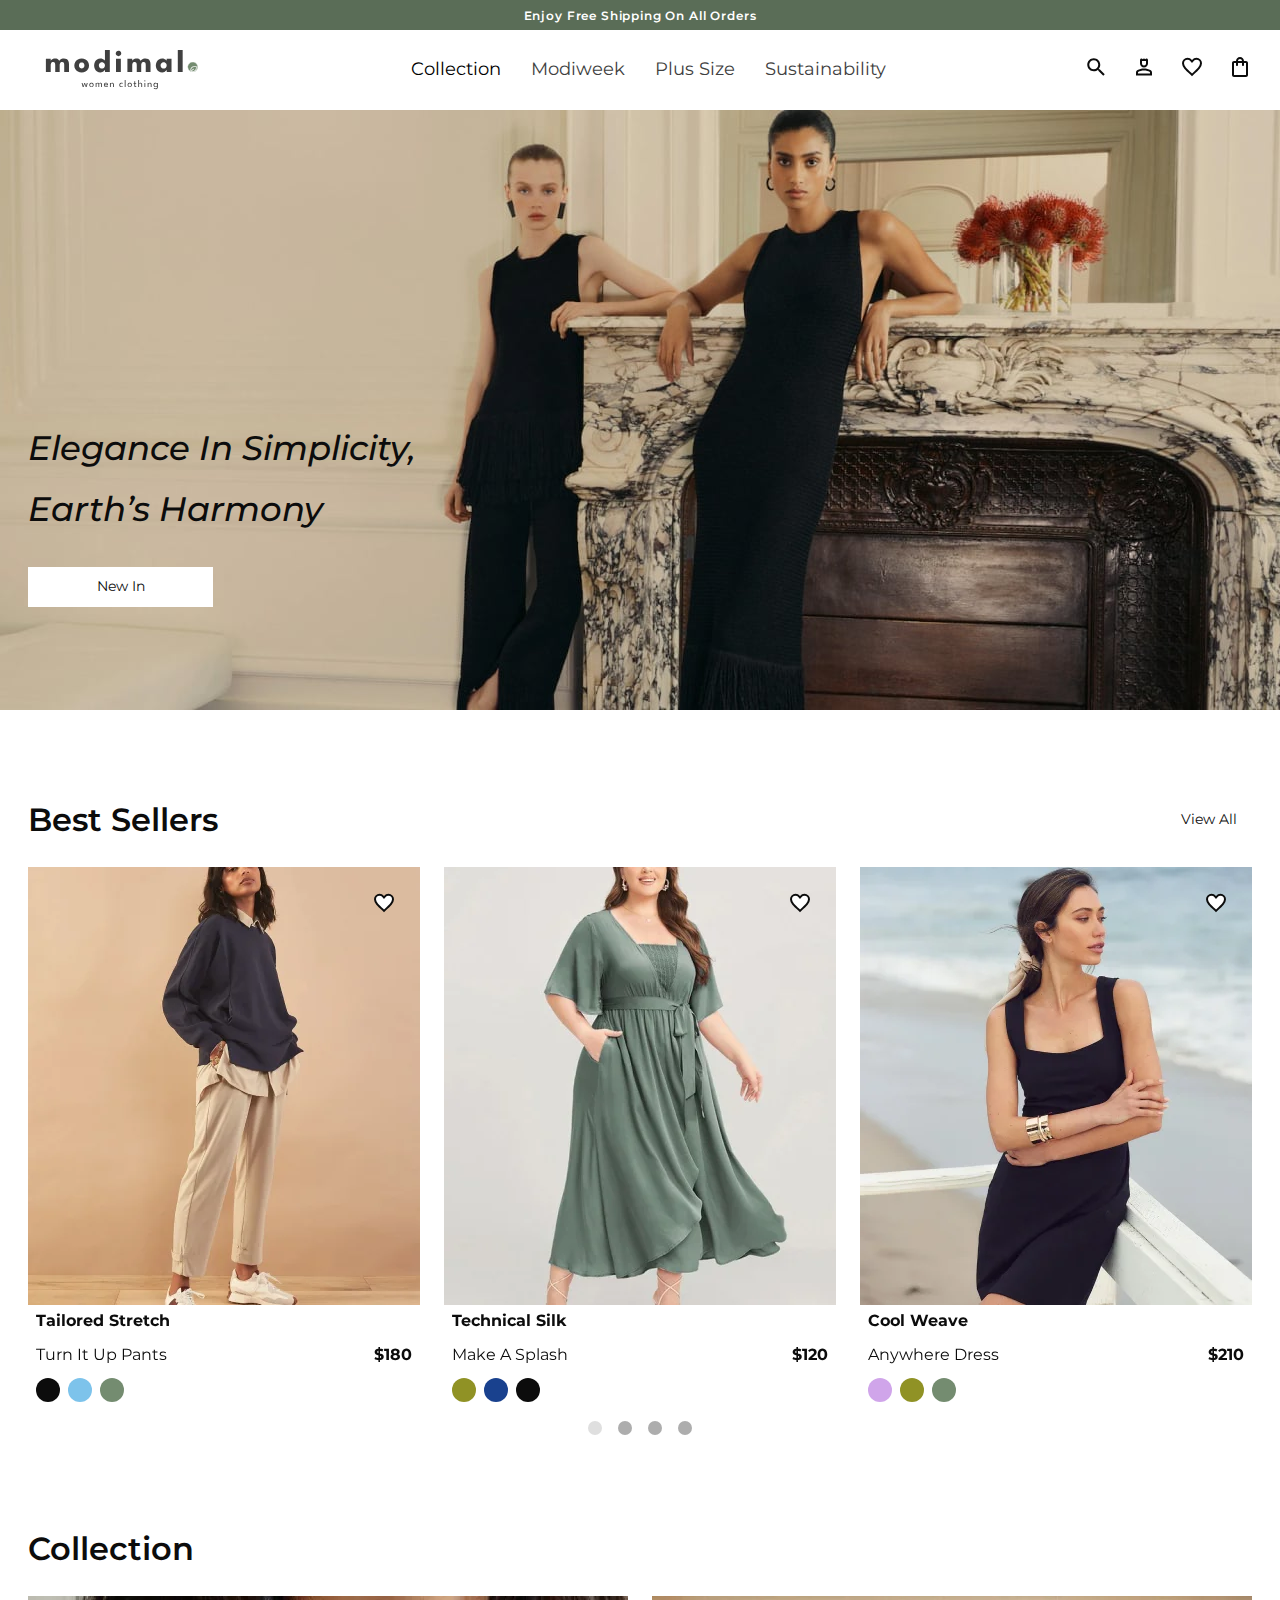
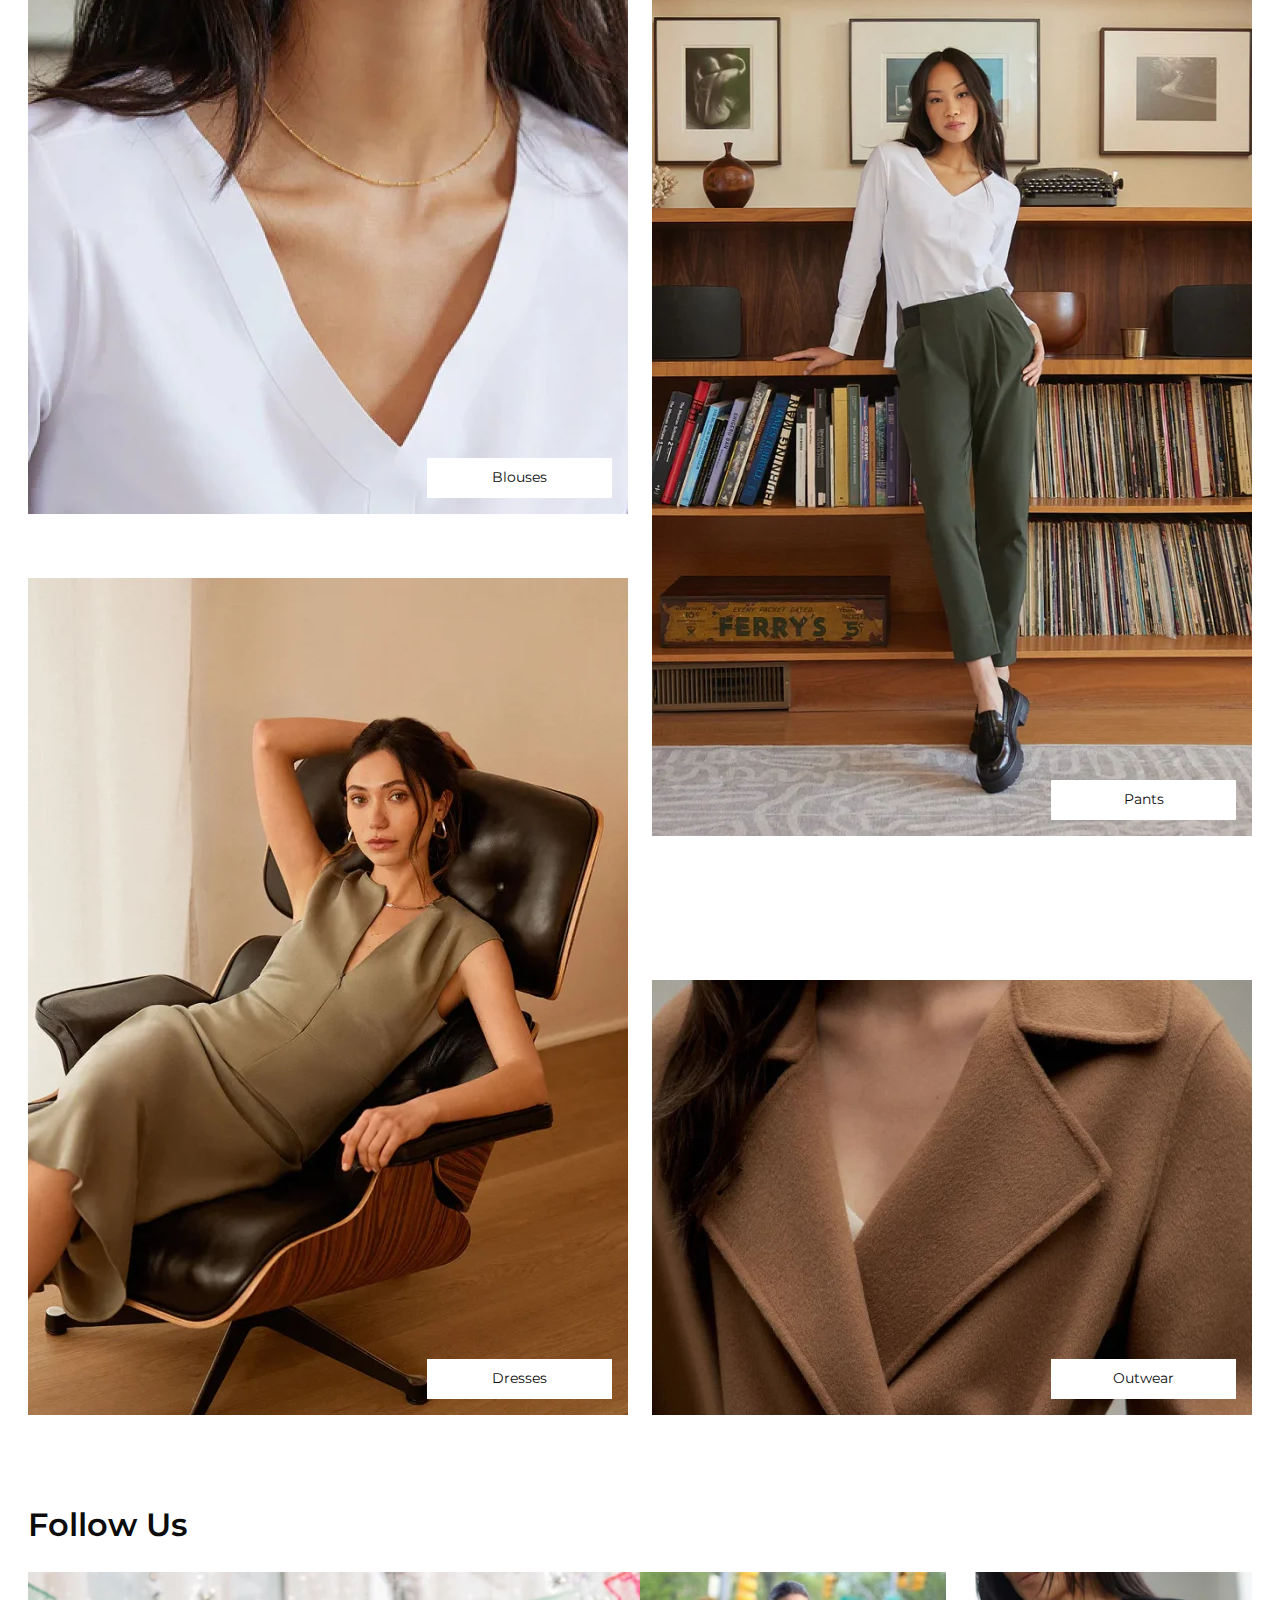
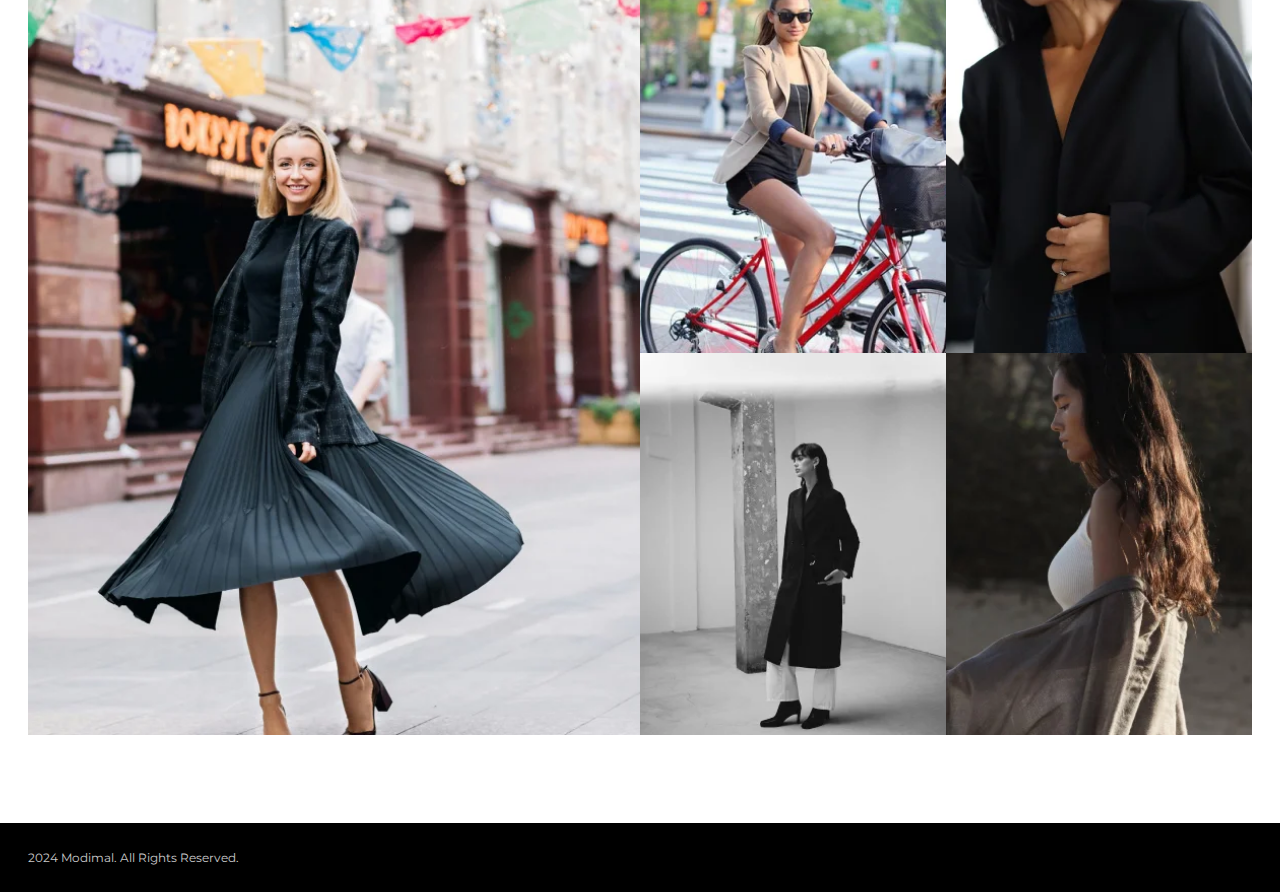
<file: index.html>
<!DOCTYPE html><html lang="en"><head><meta charset="UTF-8"/><meta http-equiv="X-UA-Compatible" content="IE=edge"/><meta name="viewport" content="width=device-width, initial-scale=1.0"/><title>Modimal | ВебКадеми</title><link rel="stylesheet" href="./css/main.css"/><link rel="icon" type="image/x-icon" href="./img/favicons/favicon.svg"><link rel="apple-touch-icon" sizes="180x180" href="./img/favicons/apple-touch-icon.png"></head><body><section class="top-info"><div class="container"><p>Enjoy Free Shipping On&#160;All Orders</p></div></section><header class="header"><div class="container"><div class="header__row"><div class="header__logo"> <a href="#!" class="logo"><img src="./img/logo/logo.svg" alt="Modimal"></a></div><nav class="header__nav nav"><ul class="nav__list"><li><a href="#!" class="active">Collection</a></li><li><a href="#!">Modiweek</a></li><li><a href="#!">Plus Size</a></li><li><a href="#!">Sustainability</a></li></ul></nav><div class="header__account header__account--first"><ul class="account"><li class="account__menu"> <button class="mobile-nav-btn"><div class="nav-icon"></div></button></li><li class="account__search"> <a href="#!"><svg class="icon icon--search"><use href="./img/svgsprite/sprite.symbol.svg#search"></use></svg></a></li><li> <a href="#!"><svg class="icon icon--person"><use href="./img/svgsprite/sprite.symbol.svg#person"></use></svg></a></li></ul></div><div class="header__account"><ul class="account"><li> <a href="#!"><svg class="icon icon--favorite"><use href="./img/svgsprite/sprite.symbol.svg#favorite"></use></svg></a></li><li> <a href="#!"><svg class="icon icon--bag"><use href="./img/svgsprite/sprite.symbol.svg#bag"></use></svg></a></li></ul></div><div class="header__nav-btn"> <button class="mobile-nav-btn"><div class="nav-icon"></div></button></div></div></div></header><div class="mobile-nav"><div class="mobile-nav__links"><ul class="mobile-links"><li class="mobile-links__parent"> <button class="mobile-links__parent-btn"> <span class="mobile-links__parent-title">collection</span><svg class="mobile-links__parent-btn__icon icon icon--arrow-down"><use href="./img/svgsprite/sprite.symbol.svg#arrow-down"></use></svg></button><div class="mobile-sub"><ul class="mobile-sub-list"><li class="mobile-sub-list__item"><a href="#!" class="mobile-sub-list__link">shop all</a></li><li class="mobile-sub-list__item"><a href="#!" class="mobile-sub-list__link">tops & blouses</a></li><li class="mobile-sub-list__item"><a href="#!" class="mobile-sub-list__link">tees</a></li><li class="mobile-sub-list__item"><a href="#!" class="mobile-sub-list__link">pants</a></li><li class="mobile-sub-list__item"><a href="#!" class="mobile-sub-list__link">jackets & outwears</a></li><li class="mobile-sub-list__item"><a href="#!" class="mobile-sub-list__link">pullovers</a></li><li class="mobile-sub-list__item"><a href="#!" class="mobile-sub-list__link">dresses & jumpsuits</a></li><li class="mobile-sub-list__item"><a href="#!" class="mobile-sub-list__link">short & skirts</a></li></ul></div></li><li class="mobile-links__parent"> <button class="mobile-links__parent-btn"> <span class="mobile-links__parent-title">new in</span><svg class="icon icon--arrow-down"><use href="./img/svgsprite/sprite.symbol.svg#arrow-down"></use></svg></button><div class="mobile-sub"><ul class="mobile-sub-list"><li class="mobile-sub-list__item"><a href="#!" class="mobile-sub-list__link">shop all</a></li><li class="mobile-sub-list__item"><a href="#!" class="mobile-sub-list__link">tops & blouses</a></li><li class="mobile-sub-list__item"><a href="#!" class="mobile-sub-list__link">tees</a></li><li class="mobile-sub-list__item"><a href="#!" class="mobile-sub-list__link">pants</a></li><li class="mobile-sub-list__item"><a href="#!" class="mobile-sub-list__link">jackets & outwears</a></li><li class="mobile-sub-list__item"><a href="#!" class="mobile-sub-list__link">pullovers</a></li><li class="mobile-sub-list__item"><a href="#!" class="mobile-sub-list__link">dresses & jumpsuits</a></li><li class="mobile-sub-list__item"><a href="#!" class="mobile-sub-list__link">short & skirts</a></li></ul></div></li><li class="mobile-links__parent"> <button class="mobile-links__parent-btn"> <span class="mobile-links__parent-title">modiweek</span><svg class="icon icon--arrow-down"><use href="./img/svgsprite/sprite.symbol.svg#arrow-down"></use></svg></button><div class="mobile-sub"><ul class="mobile-sub-list"><li class="mobile-sub-list__item"><a href="#!" class="mobile-sub-list__link">shop all</a></li><li class="mobile-sub-list__item"><a href="#!" class="mobile-sub-list__link">tops & blouses</a></li><li class="mobile-sub-list__item"><a href="#!" class="mobile-sub-list__link">tees</a></li><li class="mobile-sub-list__item"><a href="#!" class="mobile-sub-list__link">pants</a></li><li class="mobile-sub-list__item"><a href="#!" class="mobile-sub-list__link">jackets & outwears</a></li><li class="mobile-sub-list__item"><a href="#!" class="mobile-sub-list__link">pullovers</a></li><li class="mobile-sub-list__item"><a href="#!" class="mobile-sub-list__link">dresses & jumpsuits</a></li><li class="mobile-sub-list__item"><a href="#!" class="mobile-sub-list__link">short & skirts</a></li></ul></div></li></ul></div><div class="mobile-nav__btns"> <a href="#!" class="btn-outline"><svg class="icon icon--person"><use href="./img/svgsprite/sprite.symbol.svg#person"></use></svg>Log In</a> <a href="#!" class="btn-outline">Create Account</a></div></div><main class="main"><section class="hero"><div class="container"><div class="hero__content"><h1 class="hero__title">Elegance in&#160;simplicity, Earth&#8217;s harmony</h1> <a href="#!" class="btn">New In</a></div></div></section><section class="best"><div class="container"><div class="best__title-wrapper"><h2 class="best__title title">Best Sellers</h2><div class="best__link"> <a href="#!" class="btn btn--small">View All</a></div></div><div class="best__cards"><div class="swiper"><div class="swiper-wrapper"><div class="swiper-slide"><article class="card"><div class="card__fav-btn"> <button class="card__btn-fav"><svg class="icon icon--favorite"><use href="./img/svgsprite/sprite.symbol.svg#favorite"></use></svg></button></div><div class="card__picture"><picture><source srcset="./img/best/best-01.webp 1x, ./img/best/best-01@2x.webp 2x" type="image/webp"><source srcset="./img/best/best-01.jpg 1x, ./img/best/best-01@2x.jpg 2x" type="image/jpeg"> <img src="./img/best/best-01.jpg" alt="tailored stretch" class="card__img"></picture></div><div class="card__body"><h3 class="card__title"><a href="#!">tailored stretch</a></h3><div class="card__cols"><div class="card__desc">turn it&#160;up&#160;pants</div><div class="card__price">$180</div></div><div class="card__colors"><div class="color color--black"></div><div class="color color--blue"></div><div class="color color--green"></div></div></div></article></div><div class="swiper-slide"><article class="card"><div class="card__fav-btn"> <button class="card__btn-fav"><svg class="icon icon--favorite"><use href="./img/svgsprite/sprite.symbol.svg#favorite"></use></svg></button></div><div class="card__picture"><picture><source srcset="./img/best/best-02.webp 1x, ./img/best/best-02@2x.webp 2x" type="image/webp"><source srcset="./img/best/best-02.jpg 1x, ./img/best/best-02@2x.jpg 2x" type="image/jpeg"> <img src="./img/best/best-02.jpg" alt="tailored stretch" class="card__img"></picture></div><div class="card__body"><h3 class="card__title"><a href="#!">Technical Silk</a></h3><div class="card__cols"><div class="card__desc">Make A&#160;Splash</div><div class="card__price">$120</div></div><div class="card__colors"><div class="color color--olive"></div><div class="color color--navy"></div><div class="color color--black"></div></div></div></article></div><div class="swiper-slide"><article class="card"><div class="card__fav-btn"> <button class="card__btn-fav"><svg class="icon icon--favorite"><use href="./img/svgsprite/sprite.symbol.svg#favorite"></use></svg></button></div><div class="card__picture"><picture><source srcset="./img/best/best-03.webp 1x, ./img/best/best-03@2x.webp 2x" type="image/webp"><source srcset="./img/best/best-03.jpg 1x, ./img/best/best-03@2x.jpg 2x" type="image/jpeg"> <img src="./img/best/best-03.jpg" alt="tailored stretch" class="card__img"></picture></div><div class="card__body"><h3 class="card__title"><a href="#!">Cool Weave</a></h3><div class="card__cols"><div class="card__desc">Anywhere Dress</div><div class="card__price">$210</div></div><div class="card__colors"><div class="color color--pink"></div><div class="color color--olive"></div><div class="color color--green"></div></div></div></article></div><div class="swiper-slide"><article class="card"><div class="card__fav-btn"> <button class="card__btn-fav"><svg class="icon icon--favorite"><use href="./img/svgsprite/sprite.symbol.svg#favorite"></use></svg></button></div><div class="card__picture"><picture><source srcset="./img/best/best-04.webp 1x, ./img/best/best-04@2x.webp 2x" type="image/webp"><source srcset="./img/best/best-04.jpg 1x, ./img/best/best-04@2x.jpg 2x" type="image/jpeg"> <img src="./img/best/best-04.jpg" alt="tailored stretch" class="card__img"></picture></div><div class="card__body"><h3 class="card__title"><a href="#!">Cool Dress</a></h3><div class="card__cols"><div class="card__desc">Anywhere Dress</div><div class="card__price">$210</div></div><div class="card__colors"><div class="color color--white"></div><div class="color color--black"></div><div class="color color--green"></div></div></div></article></div><div class="swiper-slide"><article class="card"><div class="card__fav-btn"> <button class="card__btn-fav"><svg class="icon icon--favorite"><use href="./img/svgsprite/sprite.symbol.svg#favorite"></use></svg></button></div><div class="card__picture"><picture><source srcset="./img/best/best-05.webp 1x, ./img/best/best-05@2x.webp 2x" type="image/webp"><source srcset="./img/best/best-05.jpg 1x, ./img/best/best-05@2x.jpg 2x" type="image/jpeg"> <img src="./img/best/best-05.jpg" alt="tailored stretch" class="card__img"></picture></div><div class="card__body"><h3 class="card__title"><a href="#!">Cool Blause</a></h3><div class="card__cols"><div class="card__desc">Anywhere Dress</div><div class="card__price">$210</div></div><div class="card__colors"><div class="color color--blue"></div><div class="color color--white"></div><div class="color color--green"></div></div></div></article></div><div class="swiper-slide"><article class="card"><div class="card__fav-btn"> <button class="card__btn-fav"><svg class="icon icon--favorite"><use href="./img/svgsprite/sprite.symbol.svg#favorite"></use></svg></button></div><div class="card__picture"><picture><source srcset="./img/best/best-06.webp 1x, ./img/best/best-06@2x.webp 2x" type="image/webp"><source srcset="./img/best/best-06.jpg 1x, ./img/best/best-06@2x.jpg 2x" type="image/jpeg"> <img src="./img/best/best-06.jpg" alt="tailored stretch" class="card__img"></picture></div><div class="card__body"><h3 class="card__title"><a href="#!">Summer Dress</a></h3><div class="card__cols"><div class="card__desc">Anywhere Dress</div><div class="card__price">$210</div></div><div class="card__colors"><div class="color color--white"></div><div class="color color--olive"></div><div class="color color--green"></div></div></div></article></div></div><div class="swiper-pagination"></div></div></div></div></section><section class="collection"><div class="container"><h2 class="collection__title title">Collection</h2><div class="collection__cols"><div class="collection__col"><article class="card-collection"><picture><source srcset="./img/collection/collection-01.webp 1x, ./img/collection/collection-01@2x.webp 2x" type="image/webp"><source srcset="./img/collection/collection-01.jpg 1x, ./img/collection/collection-01@2x.jpg 2x" type="image/jpeg"> <img src="./img/collection/collection-01.jpg" alt="" class="card-collection__img"></picture><div class="card-collection__link"> <a href="#!" class="btn btn--mobile-wide">Blouses</a></div></article><article class="card-collection"><picture><source srcset="./img/collection/collection-02.webp 1x, ./img/collection/collection-02@2x.webp 2x" type="image/webp"><source srcset="./img/collection/collection-02.jpg 1x, ./img/collection/collection-02@2x.jpg 2x" type="image/jpeg"> <img src="./img/collection/collection-02.jpg" alt="" class="card-collection__img"></picture><div class="card-collection__link"> <a href="#!" class="btn btn--mobile-wide">Dresses</a></div></article></div><div class="collection__col"><article class="card-collection"><picture><source srcset="./img/collection/collection-03.webp 1x, ./img/collection/collection-03@2x.webp 2x" type="image/webp"><source srcset="./img/collection/collection-03.jpg 1x, ./img/collection/collection-03@2x.jpg 2x" type="image/jpeg"> <img src="./img/collection/collection-03.jpg" alt="" class="card-collection__img"></picture><div class="card-collection__link"> <a href="#!" class="btn btn--mobile-wide">Pants</a></div></article><article class="card-collection"><picture><source srcset="./img/collection/collection-04.webp 1x, ./img/collection/collection-04@2x.webp 2x" type="image/webp"><source srcset="./img/collection/collection-04.jpg 1x, ./img/collection/collection-04@2x.jpg 2x" type="image/jpeg"> <img src="./img/collection/collection-04.jpg" alt="" class="card-collection__img"></picture><div class="card-collection__link"> <a href="#!" class="btn btn--mobile-wide">Outwear</a></div></article></div></div></div></section><section class="follow"><div class="container"><h2 class="follow__title title">Follow us</h2><div class="follow__grid"><picture><source srcset="./img/follow/follow-01.webp 1x, ./img/follow/follow-01@2x.webp 2x" type="image/webp"><source srcset="./img/follow/follow-01.jpg 1x, ./img/follow/follow-01@2x.jpg 2x" type="image/jpeg"> <img src="./img/follow/follow-01.jpg" alt="Follow US" class="follow__img"></picture><picture><source srcset="./img/follow/follow-02.webp 1x, ./img/follow/follow-02@2x.webp 2x" type="image/webp"><source srcset="./img/follow/follow-02.jpg 1x, ./img/follow/follow-02@2x.jpg 2x" type="image/jpeg"> <img src="./img/follow/follow-02.jpg" alt="Follow US" class="follow__img"></picture><picture><source srcset="./img/follow/follow-03.webp 1x, ./img/follow/follow-03@2x.webp 2x" type="image/webp"><source srcset="./img/follow/follow-03.jpg 1x, ./img/follow/follow-03@2x.jpg 2x" type="image/jpeg"> <img src="./img/follow/follow-03.jpg" alt="Follow US" class="follow__img"></picture><picture><source srcset="./img/follow/follow-04.webp 1x, ./img/follow/follow-04@2x.webp 2x" type="image/webp"><source srcset="./img/follow/follow-04.jpg 1x, ./img/follow/follow-04@2x.jpg 2x" type="image/jpeg"> <img src="./img/follow/follow-04.jpg" alt="Follow US" class="follow__img"></picture><picture><source srcset="./img/follow/follow-05.webp 1x, ./img/follow/follow-05@2x.webp 2x" type="image/webp"><source srcset="./img/follow/follow-05.jpg 1x, ./img/follow/follow-05@2x.jpg 2x" type="image/jpeg"> <img src="./img/follow/follow-05.jpg" alt="Follow US" class="follow__img"></picture></div></div></section></main><footer class="footer"><div class="container"><div class="footer__copyright"><p>2024 modimal. All Rights Reserved.</p></div></div></footer><script src="./js/index.bundle.js"></script></body></html>
</file>
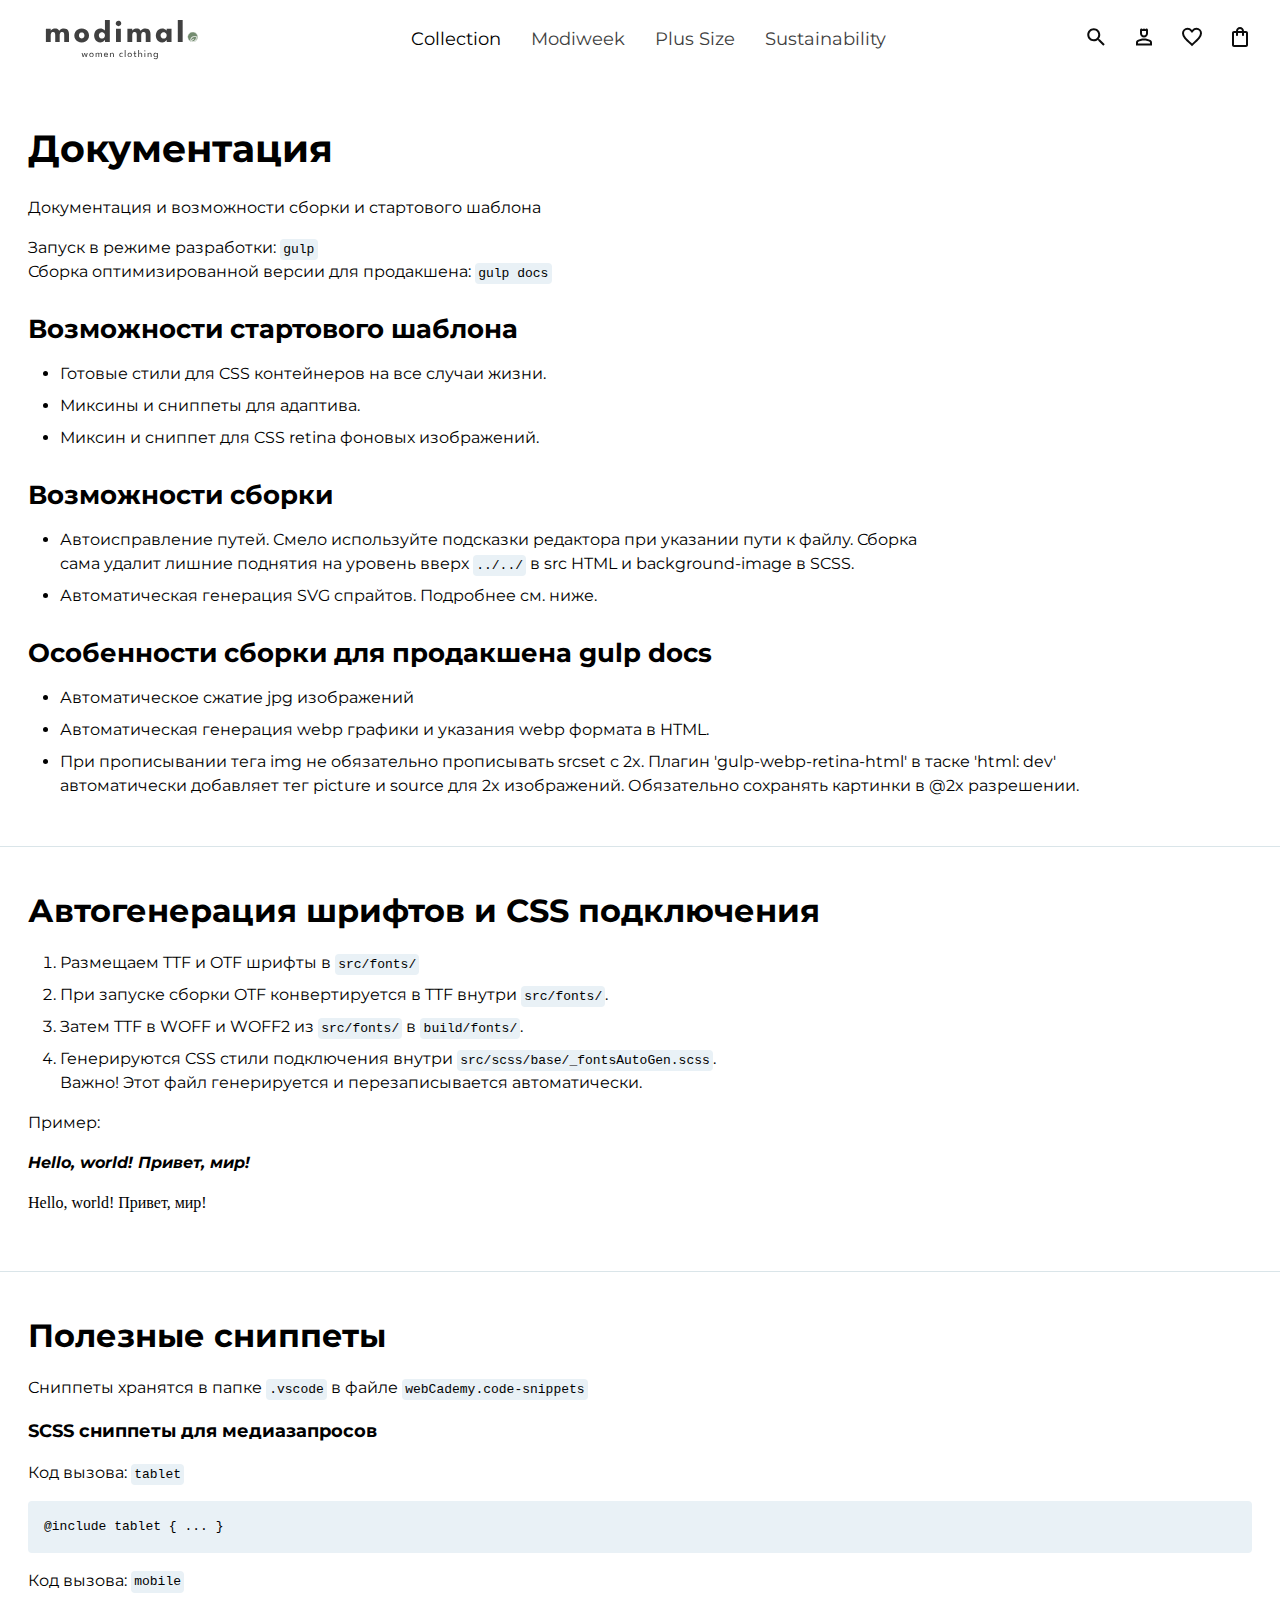
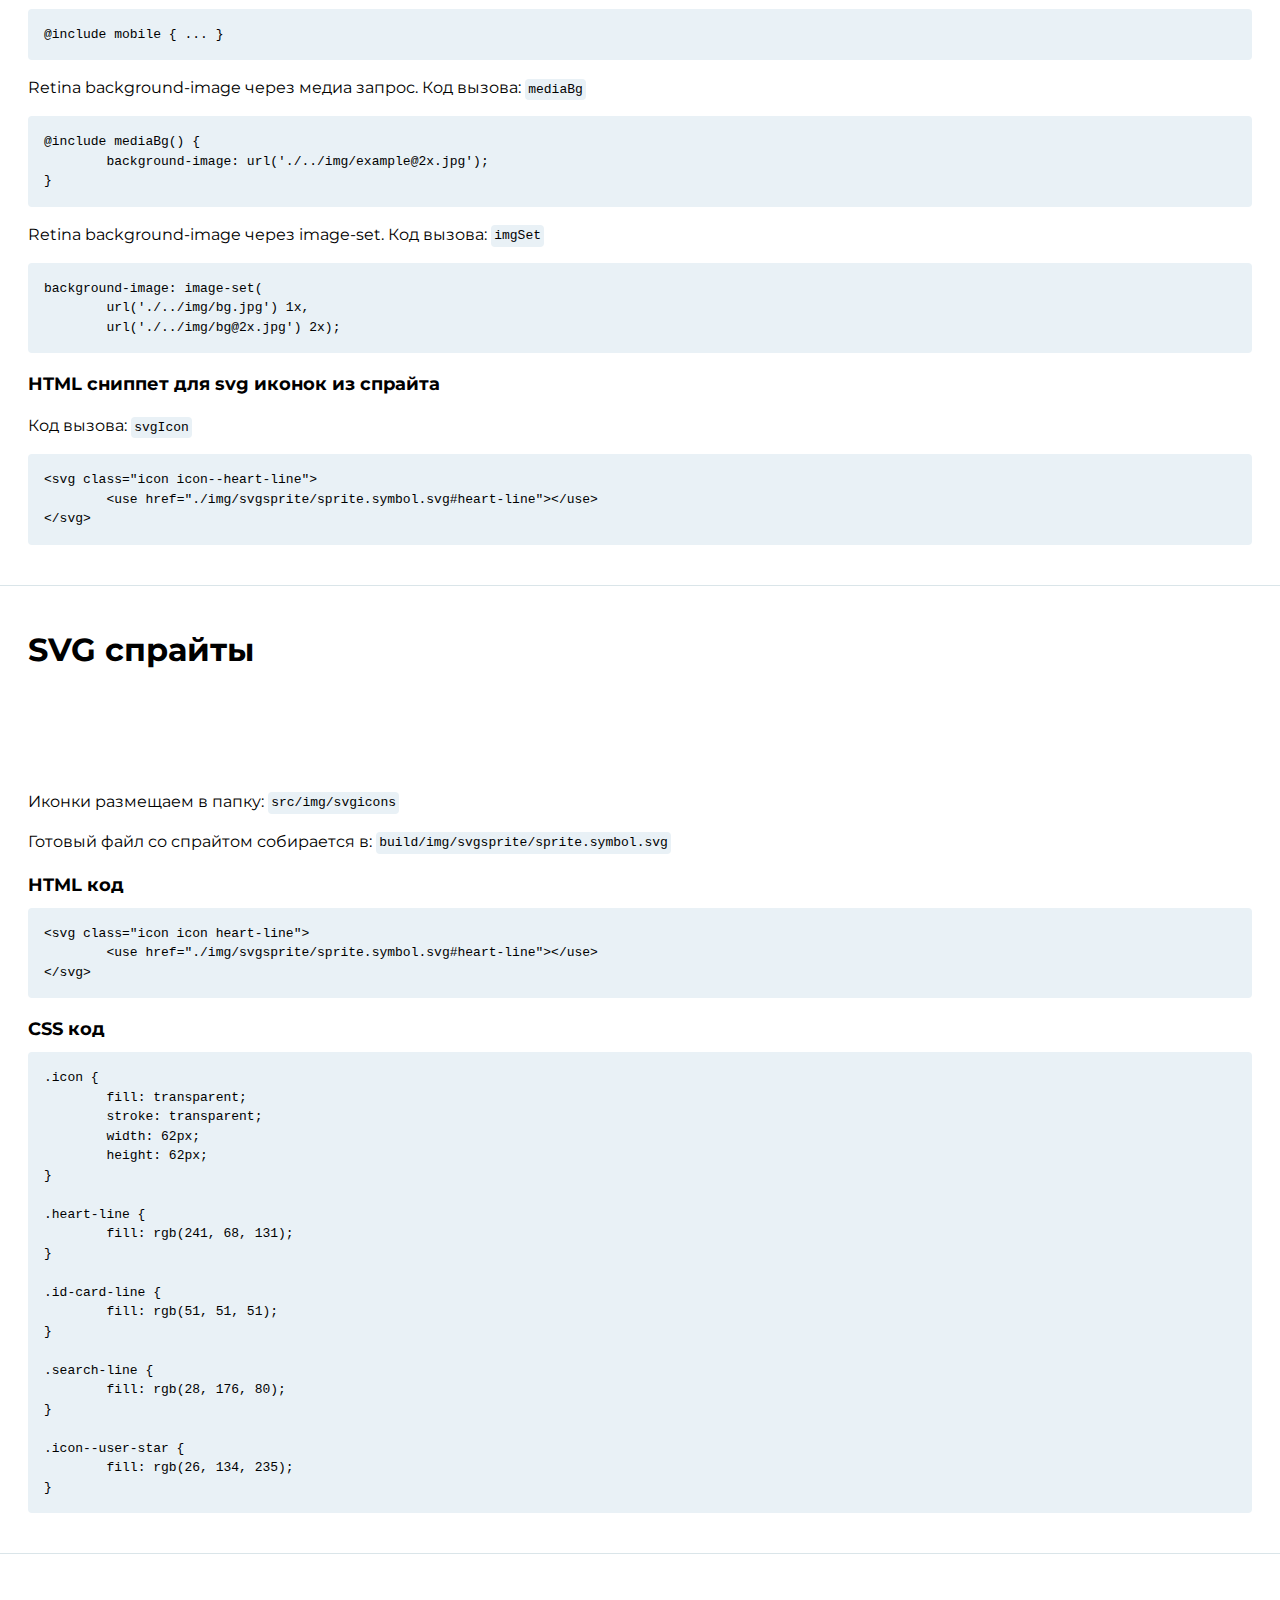
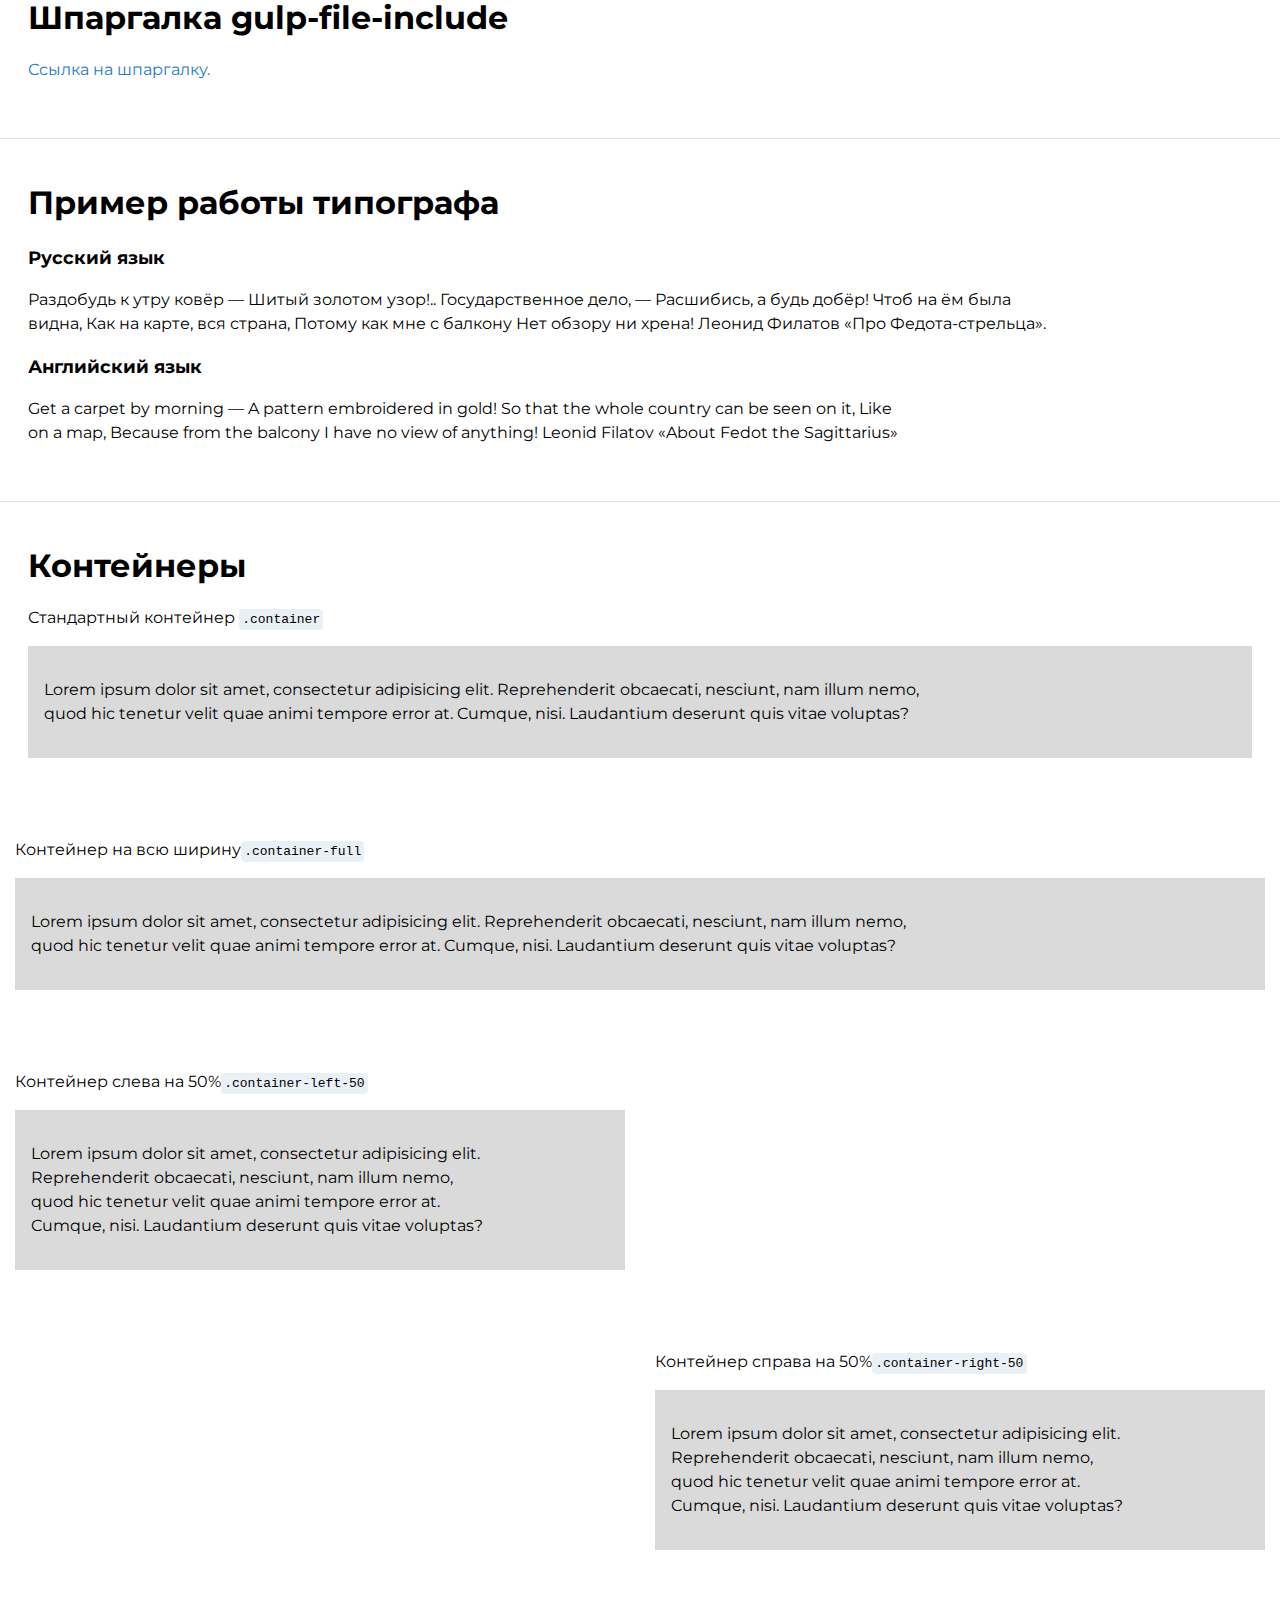
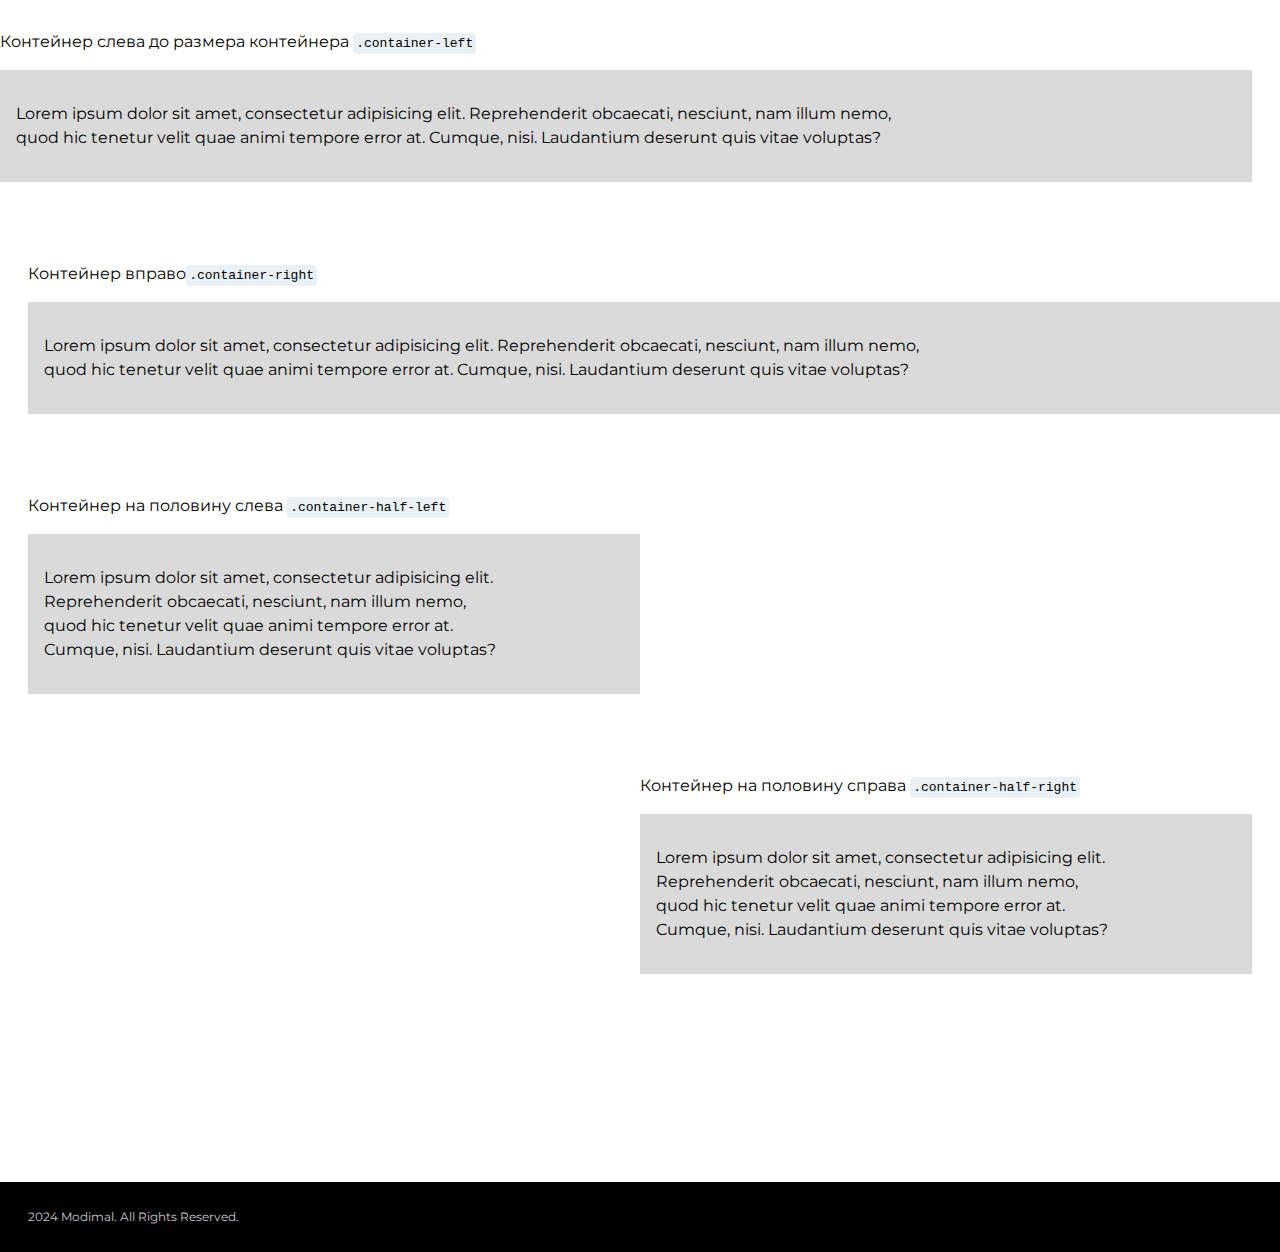
<file: docs.html>
<!DOCTYPE html><html lang="en"><head><meta charset="UTF-8"/><meta http-equiv="X-UA-Compatible" content="IE=edge"/><meta name="viewport" content="width=device-width, initial-scale=1.0"/><title>Стартовый шаблон | ВебКадеми</title><link rel="stylesheet" href="./css/main.css"/><link rel="icon" type="image/x-icon" href="./img/favicons/favicon.svg"><link rel="apple-touch-icon" sizes="180x180" href="./img/favicons/apple-touch-icon.png"></head><body><header class="header"><div class="container"><div class="header__row"><div class="header__logo"> <a href="#!" class="logo"><img src="./img/logo/logo.svg" alt="Modimal"></a></div><nav class="header__nav nav"><ul class="nav__list"><li><a href="#!" class="active">Collection</a></li><li><a href="#!">Modiweek</a></li><li><a href="#!">Plus Size</a></li><li><a href="#!">Sustainability</a></li></ul></nav><div class="header__account header__account--first"><ul class="account"><li class="account__menu"> <button class="mobile-nav-btn"><div class="nav-icon"></div></button></li><li class="account__search"> <a href="#!"><svg class="icon icon--search"><use href="./img/svgsprite/sprite.symbol.svg#search"></use></svg></a></li><li> <a href="#!"><svg class="icon icon--person"><use href="./img/svgsprite/sprite.symbol.svg#person"></use></svg></a></li></ul></div><div class="header__account"><ul class="account"><li> <a href="#!"><svg class="icon icon--favorite"><use href="./img/svgsprite/sprite.symbol.svg#favorite"></use></svg></a></li><li> <a href="#!"><svg class="icon icon--bag"><use href="./img/svgsprite/sprite.symbol.svg#bag"></use></svg></a></li></ul></div><div class="header__nav-btn"> <button class="mobile-nav-btn"><div class="nav-icon"></div></button></div></div></div></header><div class="mobile-nav"><div class="mobile-nav__links"><ul class="mobile-links"><li class="mobile-links__parent"> <button class="mobile-links__parent-btn"> <span class="mobile-links__parent-title">collection</span><svg class="mobile-links__parent-btn__icon icon icon--arrow-down"><use href="./img/svgsprite/sprite.symbol.svg#arrow-down"></use></svg></button><div class="mobile-sub"><ul class="mobile-sub-list"><li class="mobile-sub-list__item"><a href="#!" class="mobile-sub-list__link">shop all</a></li><li class="mobile-sub-list__item"><a href="#!" class="mobile-sub-list__link">tops & blouses</a></li><li class="mobile-sub-list__item"><a href="#!" class="mobile-sub-list__link">tees</a></li><li class="mobile-sub-list__item"><a href="#!" class="mobile-sub-list__link">pants</a></li><li class="mobile-sub-list__item"><a href="#!" class="mobile-sub-list__link">jackets & outwears</a></li><li class="mobile-sub-list__item"><a href="#!" class="mobile-sub-list__link">pullovers</a></li><li class="mobile-sub-list__item"><a href="#!" class="mobile-sub-list__link">dresses & jumpsuits</a></li><li class="mobile-sub-list__item"><a href="#!" class="mobile-sub-list__link">short & skirts</a></li></ul></div></li><li class="mobile-links__parent"> <button class="mobile-links__parent-btn"> <span class="mobile-links__parent-title">new in</span><svg class="icon icon--arrow-down"><use href="./img/svgsprite/sprite.symbol.svg#arrow-down"></use></svg></button><div class="mobile-sub"><ul class="mobile-sub-list"><li class="mobile-sub-list__item"><a href="#!" class="mobile-sub-list__link">shop all</a></li><li class="mobile-sub-list__item"><a href="#!" class="mobile-sub-list__link">tops & blouses</a></li><li class="mobile-sub-list__item"><a href="#!" class="mobile-sub-list__link">tees</a></li><li class="mobile-sub-list__item"><a href="#!" class="mobile-sub-list__link">pants</a></li><li class="mobile-sub-list__item"><a href="#!" class="mobile-sub-list__link">jackets & outwears</a></li><li class="mobile-sub-list__item"><a href="#!" class="mobile-sub-list__link">pullovers</a></li><li class="mobile-sub-list__item"><a href="#!" class="mobile-sub-list__link">dresses & jumpsuits</a></li><li class="mobile-sub-list__item"><a href="#!" class="mobile-sub-list__link">short & skirts</a></li></ul></div></li><li class="mobile-links__parent"> <button class="mobile-links__parent-btn"> <span class="mobile-links__parent-title">modiweek</span><svg class="icon icon--arrow-down"><use href="./img/svgsprite/sprite.symbol.svg#arrow-down"></use></svg></button><div class="mobile-sub"><ul class="mobile-sub-list"><li class="mobile-sub-list__item"><a href="#!" class="mobile-sub-list__link">shop all</a></li><li class="mobile-sub-list__item"><a href="#!" class="mobile-sub-list__link">tops & blouses</a></li><li class="mobile-sub-list__item"><a href="#!" class="mobile-sub-list__link">tees</a></li><li class="mobile-sub-list__item"><a href="#!" class="mobile-sub-list__link">pants</a></li><li class="mobile-sub-list__item"><a href="#!" class="mobile-sub-list__link">jackets & outwears</a></li><li class="mobile-sub-list__item"><a href="#!" class="mobile-sub-list__link">pullovers</a></li><li class="mobile-sub-list__item"><a href="#!" class="mobile-sub-list__link">dresses & jumpsuits</a></li><li class="mobile-sub-list__item"><a href="#!" class="mobile-sub-list__link">short & skirts</a></li></ul></div></li></ul></div><div class="mobile-nav__btns"> <a href="#!" class="btn-outline"><svg class="icon icon--person"><use href="./img/svgsprite/sprite.symbol.svg#person"></use></svg>Log In</a> <a href="#!" class="btn-outline">Create Account</a></div></div><main class="docs"><section><div class="container"><h1 class="title-1">Документация</h1><p>Документация и&#160;возможности сборки и&#160;стартового шаблона</p><p> Запуск в&#160;режиме разработки: <code>gulp</code><br> Сборка оптимизированной версии для продакшена: <code>gulp docs</code></p><h3 class="title-3">Возможности стартового шаблона</h3><ul><li>Готовые стили для CSS контейнеров на&#160;все случаи жизни.</li><li>Миксины и&#160;сниппеты для адаптива.</li><li>Миксин и&#160;сниппет для CSS retina фоновых изображений.</li></ul><h3 class="title-3">Возможности сборки</h3><ul><li>Автоисправление путей. Смело используйте подсказки редактора при указании пути к&#160;файлу. Сборка сама удалит лишние поднятия на&#160;уровень вверх <code>../../</code> в&#160;src HTML и background-image в&#160;SCSS.</li><li>Автоматическая генерация SVG спрайтов. Подробнее см.&#160;ниже.</li></ul><h3 class="title-3">Особенности сборки для продакшена gulp docs</h3><ul><li>Автоматическое сжатие jpg изображений</li><li>Автоматическая генерация webp графики и&#160;указания webp формата в&#160;HTML.</li><li>При прописывании тега img не&#160;обязательно прописывать srcset с&#160;2x. Плагин 'gulp-webp-retina-html' в&#160;таске 'html: dev' автоматически добавляет тег picture и&#160;source для 2x изображений. Обязательно сохранять картинки в&#160;@2x разрешении.</li></ul></div></section><section><div class="container"><h2 class="title-2">Автогенерация шрифтов и&#160;CSS подключения</h2><ol><li>Размещаем TTF и&#160;OTF шрифты в&#160;<code>src/fonts/</code></li><li>При запуске сборки OTF конвертируется в&#160;TTF внутри <code>src/fonts/</code>.</li><li>Затем TTF в&#160;WOFF и&#160;WOFF2 из&#160;<code>src/fonts/</code> в&#160;<code>build/fonts/</code>.</li><li>Генерируются CSS стили подключения внутри <code>src/scss/base/_fontsAutoGen.scss</code>.<br> Важно! Этот файл генерируется и&#160;перезаписывается автоматически.</li></ol><p> Пример:</p><p class="font-1">Hello, world! Привет, мир!</p><p class="font-2">Hello, world! Привет, мир!</p></div></section><section><div class="container"><h2 class="title-2">Полезные сниппеты</h2><p>Сниппеты хранятся в&#160;папке <code>.vscode</code> в&#160;файле <code>webCademy.code-snippets</code></p><h4 class="title-4">SCSS сниппеты для медиазапросов</h4><p>Код вызова: <code>tablet</code></p><pre class="code">@include tablet { ... }</pre><p>Код вызова: <code>mobile</code></p><pre class="code">@include mobile { ... }</pre><p>Retina background-image через медиа запрос. Код вызова: <code>mediaBg</code></p><pre class="code">
@include mediaBg() {
	background-image: url('./../img/example@2x.jpg');
}</pre><p>Retina background-image через image-set. Код вызова: <code>imgSet</code></p><pre class="code">background-image: image-set(
	url('./../img/bg.jpg') 1x,
	url('./../img/bg@2x.jpg') 2x);</pre><h4 class="title-4">HTML сниппет для svg иконок из&#160;спрайта</h4><p>Код вызова: <code>svgIcon</code></p><pre class="code">
&lt;svg class="icon icon--heart-line"&gt;
	&lt;use href="./img/svgsprite/sprite.symbol.svg#heart-line"&gt;&lt;/use&gt;
&lt;/svg&gt;
</pre></div></section><section><div class="container"><h2 class="title-2">SVG спрайты</h2><div class="icons-wrapper"><svg class="icon icon--heart-line"><use href="./img/svgsprite/sprite.symbol.svg#heart-line"></use></svg><svg class="icon icon--id-card-line"><use href="./img/svgsprite/sprite.symbol.svg#id-card-line"></use></svg><svg class="icon icon--search-line"><use href="./img/svgsprite/sprite.symbol.svg#search-line"></use></svg><svg class="icon icon--user-star"><use href="./img/svgsprite/sprite.symbol.svg#user-star-line"></use></svg></div><p> Иконки размещаем в&#160;папку: <code>src/img/svgicons</code></p><p> Готовый файл со&#160;спрайтом собирается в: <code>build/img/svgsprite/sprite.symbol.svg</code></p><h4 class="title-4">HTML код</h4><pre class="code">&lt;svg class="icon icon heart-line"&gt;
	&lt;use href="./img/svgsprite/sprite.symbol.svg#heart-line"&gt;&lt;/use&gt;
&lt;/svg&gt;</pre><h4 class="title-4">CSS код</h4><pre class="code">.icon {
	fill: transparent;
	stroke: transparent;
	width: 62px;
	height: 62px;
}

.heart-line {
	fill: rgb(241, 68, 131);
}

.id-card-line {
	fill: rgb(51, 51, 51);
}

.search-line {
	fill: rgb(28, 176, 80);
}

.icon--user-star {
	fill: rgb(26, 134, 235);
}</pre></div></section><section><div class="container"><h2 class="title-2">Шпаргалка gulp-file-include</h2><p> <a href="https://opalescent-side-463.notion.site/Gulp-file-include-ae5885e857cc4658987dd30f40b77e74?pvs=4" target="_blank">Ссылка на&#160;шпаргалку.</a></p></div></section><section><div class="container"><h2 class="title-2">Пример работы типографа</h2><h4 class="title-4">Русский язык</h4><p>Раздобудь к&#160;утру ковёр&#160;&#8212; Шитый золотом узор!.. Государственное дело,&#160;&#8212; Расшибись, а&#160;будь добёр! Чтоб на&#160;ём&#160;была видна, Как на&#160;карте, вся страна, Потому как мне с&#160;балкону Нет обзору ни&#160;хрена! Леонид Филатов &#171;Про Федота-стрельца&#187;.</p><h4 class="title-4">Английский язык</h4><p>Get a&#160;carpet by&#160;morning&#160;&#8212; A&#160;pattern embroidered in&#160;gold! So&#160;that the whole country can be&#160;seen on&#160;it, Like on&#160;a&#160;map, Because from the balcony I&#160;have no&#160;view of&#160;anything! Leonid Filatov &#171;About Fedot the Sagittarius&#187;</p></div></section><section><div class="container"><h2 class="title-2">Контейнеры</h2></div><div class="container"><p>Стандартный контейнер <code>.container</code></p><div class="content-demo"><p>Lorem ipsum dolor sit amet, consectetur adipisicing elit. Reprehenderit obcaecati, nesciunt, nam illum nemo, quod hic tenetur velit quae animi tempore error&#160;at. Cumque, nisi. Laudantium deserunt quis vitae voluptas?</p></div></div><div class="container-full"><p>Контейнер на&#160;всю ширину<code>.container-full</code></p><div class="content-demo"><p>Lorem ipsum dolor sit amet, consectetur adipisicing elit. Reprehenderit obcaecati, nesciunt, nam illum nemo, quod hic tenetur velit quae animi tempore error&#160;at. Cumque, nisi. Laudantium deserunt quis vitae voluptas?</p></div></div><div class="container-left-50"><p>Контейнер слева на&#160;50%<code>.container-left-50</code></p><div class="content-demo"><p>Lorem ipsum dolor sit amet, consectetur adipisicing elit. Reprehenderit obcaecati, nesciunt, nam illum nemo, quod hic tenetur velit quae animi tempore error&#160;at. Cumque, nisi. Laudantium deserunt quis vitae voluptas?</p></div></div><div class="container-right-50"><p>Контейнер справа на&#160;50%<code>.container-right-50</code></p><div class="content-demo"><p>Lorem ipsum dolor sit amet, consectetur adipisicing elit. Reprehenderit obcaecati, nesciunt, nam illum nemo, quod hic tenetur velit quae animi tempore error&#160;at. Cumque, nisi. Laudantium deserunt quis vitae voluptas?</p></div></div><div class="container-left"><p>Контейнер слева до&#160;размера контейнера <code>.container-left</code></p><div class="content-demo"><p>Lorem ipsum dolor sit amet, consectetur adipisicing elit. Reprehenderit obcaecati, nesciunt, nam illum nemo, quod hic tenetur velit quae animi tempore error&#160;at. Cumque, nisi. Laudantium deserunt quis vitae voluptas?</p></div></div><div class="container-right"><p>Контейнер вправо<code>.container-right</code></p><div class="content-demo"><p>Lorem ipsum dolor sit amet, consectetur adipisicing elit. Reprehenderit obcaecati, nesciunt, nam illum nemo, quod hic tenetur velit quae animi tempore error&#160;at. Cumque, nisi. Laudantium deserunt quis vitae voluptas?</p></div></div><div class="container-half-left"><p>Контейнер на&#160;половину слева <code>.container-half-left</code></p><div class="content-demo"><p>Lorem ipsum dolor sit amet, consectetur adipisicing elit. Reprehenderit obcaecati, nesciunt, nam illum nemo, quod hic tenetur velit quae animi tempore error&#160;at. Cumque, nisi. Laudantium deserunt quis vitae voluptas?</p></div></div><div class="container-half-right"><p>Контейнер на&#160;половину справа <code>.container-half-right</code></p><div class="content-demo"><p>Lorem ipsum dolor sit amet, consectetur adipisicing elit. Reprehenderit obcaecati, nesciunt, nam illum nemo, quod hic tenetur velit quae animi tempore error&#160;at. Cumque, nisi. Laudantium deserunt quis vitae voluptas?</p></div></div></section></main><footer class="footer"><div class="container"><div class="footer__copyright"><p>2024 modimal. All Rights Reserved.</p></div></div></footer><script src="./js/index.bundle.js"></script></body></html>
</file>
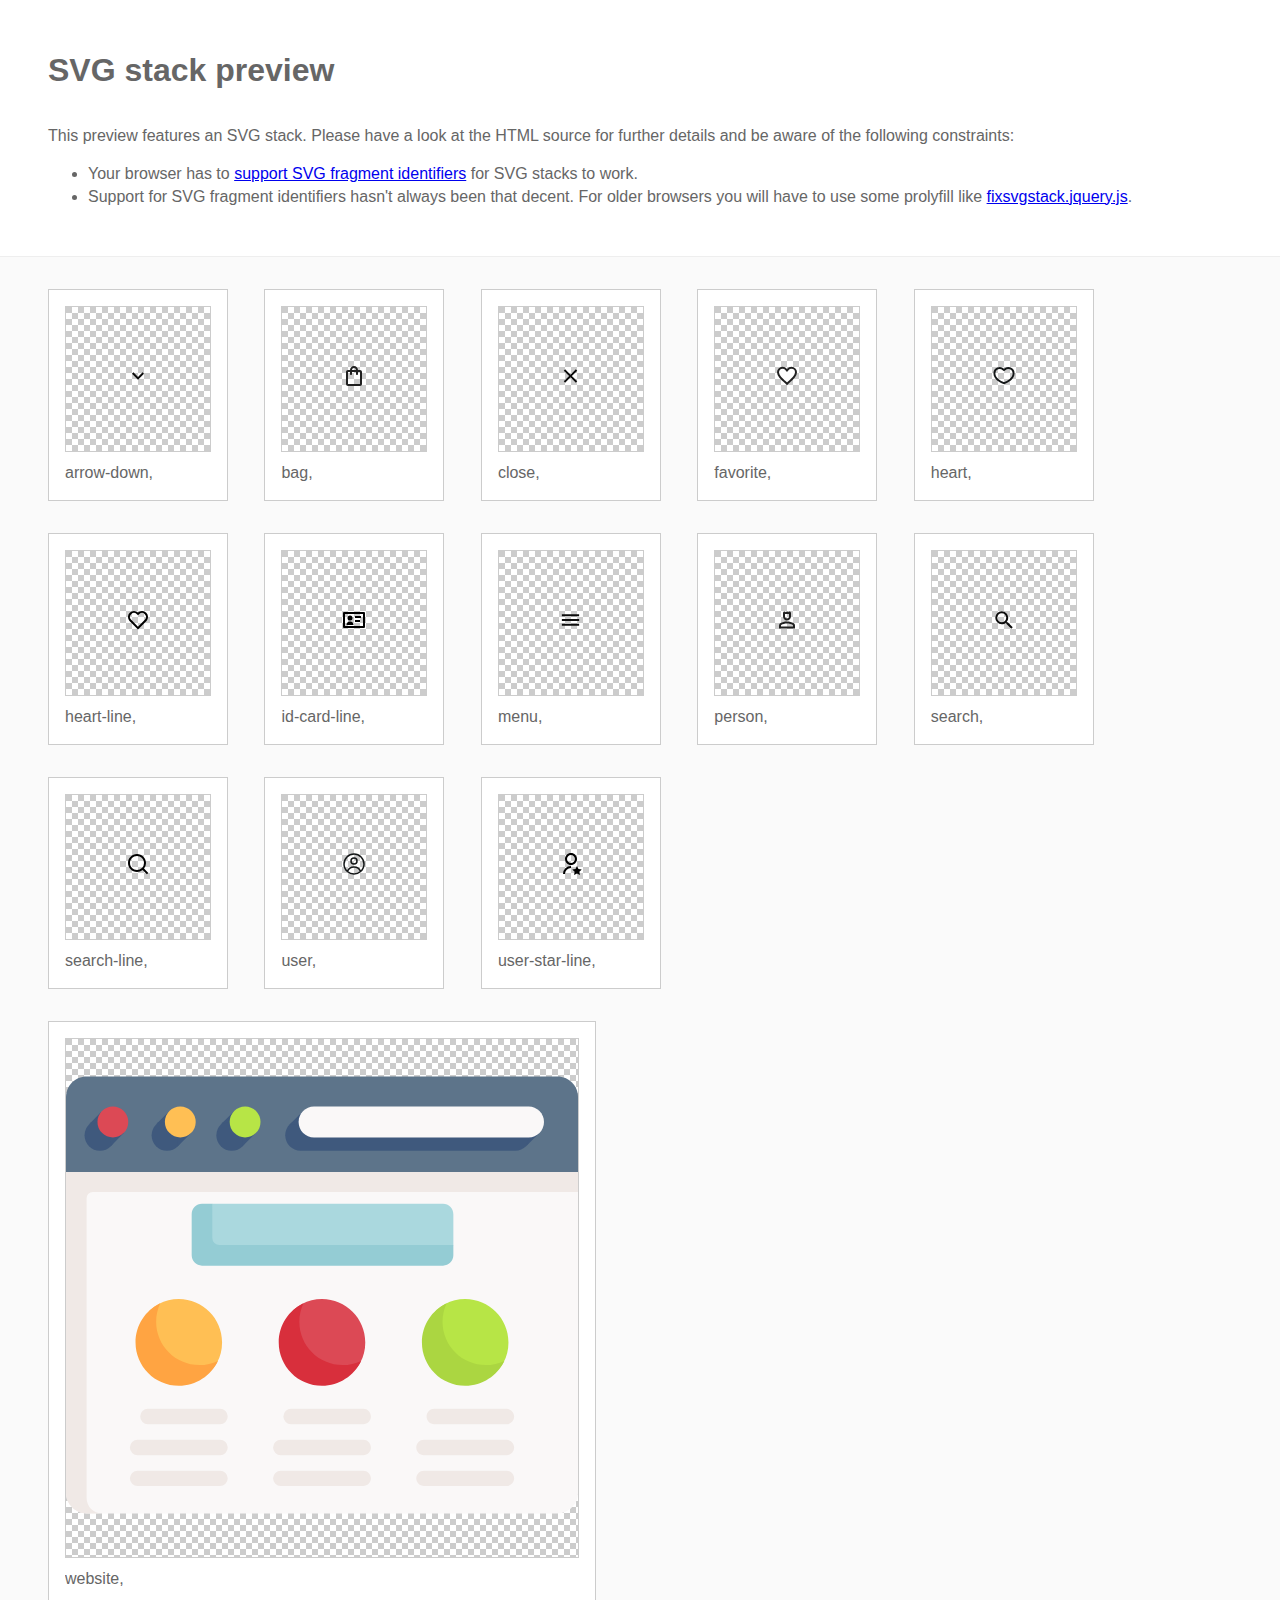
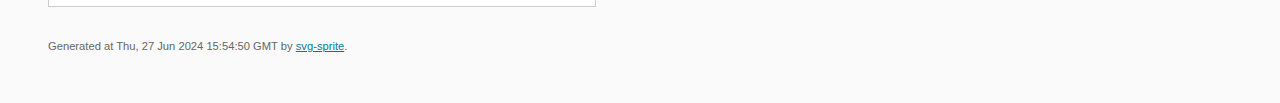
<file: img/svgsprite/stack/sprite.stack.html>
<!doctype html>
<html lang="en">
    <head>
        <meta charset="utf-8">
        <title>SVG stack preview | svg-sprite</title>
        <style>
            body {
                padding: 0;
                margin: 0;
                color: #666;
                background: #fafafa;
                font-family: Arial, Helvetica, sans-serif;
                font-size: 1em;
                line-height: 1.4;
            }

            header {
                display: block;
                padding: 3em 3em 2em;
                background-color: #fff;
            }

            header p {
                margin: 2em 0 0;
            }

            section {
                border-top: 1px solid #eee;
                padding: 2em 3em 0;
            }

            section ul {
                margin: 0;
                padding: 0;
            }

            section li {
                display: inline-block;
                background-color: #fff;
                position: relative;
                margin: 0 2em 2em 0;
                vertical-align: top;
                border: 1px solid #ccc;
                padding: 1em 1em 3em;
                cursor: default;
            }

            .icon-box {
                margin: 0;
                width: 144px;
                height: 144px;
                position: relative;
                background: #ccc url("data:image/svg+xml,%3Csvg xmlns='http://www.w3.org/2000/svg' width='12' height='12'%3E%3Cpath fill='%23fff' d='M6 0h6v6H6zM0 6h6v6H0z'/%3E%3C/svg%3E") top left repeat;
                border: 1px solid #ccc;
                display: table-cell;
                vertical-align: middle;
                text-align: center;
            }

            .icon {
                display: inline-block;
            }

            h1 {
                margin-top: 0;
            }

            h2 {
                margin: 0;
                padding: 0;
                font-size: 1em;
                font-weight: 400;
                white-space: nowrap;
                overflow: hidden;
                text-overflow: ellipsis;
                position: absolute;
                left: 1em;
                right: 1em;
                bottom: 1em;
            }

            footer {
                display: block;
                margin: 0;
                padding: 0 3em 3em;
            }

            footer p {
                margin: 0;
                font-size: .7em;
            }

            footer a {
                color: #0f7595;
                margin-left: 0;
            }
        </style>

<!--
Sprite shape dimensions
====================================================================================================
You will need to set the sprite shape dimensions via CSS when you use them as stack SVGs, otherwise
they would become a huge 100% in size. You may use the following dimension classes for doing so.
They might well be outsourced to an external stylesheet of course.
-->

<style>
 .svg-arrow-down-dims { width: 24px; height: 24px; }
 .svg-bag-dims { width: 24px; height: 24px; }
 .svg-close-dims { width: 25px; height: 24px; }
 .svg-favorite-dims { width: 24px; height: 24px; }
 .svg-heart-dims { width: 24px; height: 25px; }
 .svg-heart-line-dims { width: 24px; height: 24px; }
 .svg-id-card-line-dims { width: 24px; height: 24px; }
 .svg-menu-dims { width: 25px; height: 24px; }
 .svg-person-dims { width: 24px; height: 24px; }
 .svg-search-dims { width: 24px; height: 24px; }
 .svg-search-line-dims { width: 24px; height: 24px; }
 .svg-user-dims { width: 24px; height: 24px; }
 .svg-user-star-line-dims { width: 24px; height: 24px; }
 .svg-website-dims { width: 512px; height: 512px; }
</style>

<!--
====================================================================================================
-->

    </head>
    <body>
        <header>
            <h1>SVG stack preview</h1>
            <p>This preview features an SVG stack. Please have a look at the HTML source for further details and be aware of the following constraints:</p>
            <ul>
                <li>Your browser has to <a href="https://caniuse.com/svg-fragment" target="_blank" rel="noopener noreferrer">support SVG fragment identifiers</a> for SVG stacks to work.</li>
                <li>Support for SVG fragment identifiers hasn't always been that decent. For older browsers you will have to use some prolyfill like <a href="https://github.com/preciousforever/SVG-Stacker/blob/master/fixsvgstack.jquery.js" target="_blank" rel="noopener noreferrer">fixsvgstack.jquery.js</a>.</li>
            </ul>
        </header>
        <section>

<!--
SVG stack
====================================================================================================
These SVG images make use of fragment identifiers (IDs) to reference certain portions of the
external sprite. By default, all shapes inside the sprite are hidden by CSS. The `:target` pseudo
selector is used to show the very shape that is referenced by the fragment identifier.
-->

            <ul>

             <li title="arrow-down">
                    <div class="icon-box">
                        <img src="svg/sprite.stack.svg#arrow-down" class="svg-arrow-down-dims" alt="arrow-down">
                    </div>
                    <h2>arrow-down, </h2>
                </li>
             <li title="bag">
                    <div class="icon-box">
                        <img src="svg/sprite.stack.svg#bag" class="svg-bag-dims" alt="bag">
                    </div>
                    <h2>bag, </h2>
                </li>
             <li title="close">
                    <div class="icon-box">
                        <img src="svg/sprite.stack.svg#close" class="svg-close-dims" alt="close">
                    </div>
                    <h2>close, </h2>
                </li>
             <li title="favorite">
                    <div class="icon-box">
                        <img src="svg/sprite.stack.svg#favorite" class="svg-favorite-dims" alt="favorite">
                    </div>
                    <h2>favorite, </h2>
                </li>
             <li title="heart">
                    <div class="icon-box">
                        <img src="svg/sprite.stack.svg#heart" class="svg-heart-dims" alt="heart">
                    </div>
                    <h2>heart, </h2>
                </li>
             <li title="heart-line">
                    <div class="icon-box">
                        <img src="svg/sprite.stack.svg#heart-line" class="svg-heart-line-dims" alt="heart-line">
                    </div>
                    <h2>heart-line, </h2>
                </li>
             <li title="id-card-line">
                    <div class="icon-box">
                        <img src="svg/sprite.stack.svg#id-card-line" class="svg-id-card-line-dims" alt="id-card-line">
                    </div>
                    <h2>id-card-line, </h2>
                </li>
             <li title="menu">
                    <div class="icon-box">
                        <img src="svg/sprite.stack.svg#menu" class="svg-menu-dims" alt="menu">
                    </div>
                    <h2>menu, </h2>
                </li>
             <li title="person">
                    <div class="icon-box">
                        <img src="svg/sprite.stack.svg#person" class="svg-person-dims" alt="person">
                    </div>
                    <h2>person, </h2>
                </li>
             <li title="search">
                    <div class="icon-box">
                        <img src="svg/sprite.stack.svg#search" class="svg-search-dims" alt="search">
                    </div>
                    <h2>search, </h2>
                </li>
             <li title="search-line">
                    <div class="icon-box">
                        <img src="svg/sprite.stack.svg#search-line" class="svg-search-line-dims" alt="search-line">
                    </div>
                    <h2>search-line, </h2>
                </li>
             <li title="user">
                    <div class="icon-box">
                        <img src="svg/sprite.stack.svg#user" class="svg-user-dims" alt="user">
                    </div>
                    <h2>user, </h2>
                </li>
             <li title="user-star-line">
                    <div class="icon-box">
                        <img src="svg/sprite.stack.svg#user-star-line" class="svg-user-star-line-dims" alt="user-star-line">
                    </div>
                    <h2>user-star-line, </h2>
                </li>
             <li title="website">
                    <div class="icon-box">
                        <img src="svg/sprite.stack.svg#website" class="svg-website-dims" alt="website">
                    </div>
                    <h2>website, </h2>
                </li>
         </ul>

<!--
====================================================================================================
-->

        </section>
        <footer>
            <p>Generated at Thu, 27 Jun 2024 15:54:50 GMT by <a href="https://github.com/svg-sprite/svg-sprite" target="_blank" rel="noopener noreferrer">svg-sprite</a>.</p>
        </footer>
    </body>
</html>
</file>
<file: css/main.css>
@charset "UTF-8";@import url(https://fonts.googleapis.com/css?family=Montserrat:100,200,300,regular,500,600,700,800,900,100italic,200italic,300italic,italic,500italic,600italic,700italic,800italic,900italic);*{padding:0;margin:0;border:0}*,::after,::before{-webkit-box-sizing:border-box;box-sizing:border-box}a,a:hover,a:link,a:visited{text-decoration:none}aside,footer,header,legend,main,nav,section{display:block}h1,h2,h3,h4,h5,h6,p{font-size:inherit;font-weight:inherit}ul,ul li{list-style:none}img{vertical-align:top}img,svg{max-width:100%;height:auto}address{font-style:normal}input,select,textarea{background-color:transparent}button,input,select,textarea{font-family:inherit;font-size:inherit;color:inherit}input::-ms-clear{display:none}button,input[type=submit]{display:inline-block;-webkit-box-shadow:none;box-shadow:none;background-color:transparent;background:0 0;cursor:pointer}button:active,button:focus,input:active,input:focus{outline:0}button::-moz-focus-inner{padding:0;border:0}label{cursor:pointer}:root{--container-width:1254px;--container-padding:15px;--font-main:"Montserrat", sans-serif;--font-accent:"Montserrat", sans-serif;--font-titles:var(--font-accent);--page-bg:#fff;--text-color:#000;--accent:#ac182c;--link-color:#2578c8;--laptop-size:1199px;--tablet-size:959px;--mobile-size:599px;--primary:#748c70;--black:#0c0c0c;--white:#fff;--primary-primary25:#f0f2ef;--primary-primary50:#d1d9cf;--primary-primary100:#b2bfaf;--primary-primary200:#a2b39f;--primary-primary300:#93a690;--primary-primary400:#839980;--primary-primary-600:#5a6d57;--primary-primary-700:#404e3e;--primary-primary750:#343e32;--primary-primary800:#272f25;--primary-primary900:#0d100c;--neutral-backgroundfaf9f5:#faf9f5;--neutral-graydfdfdf:#dfdfdf;--neutral-grayededed:#ededed;--neutral-grayf9f9f9:#f9f9f9;--neutral-graycbcbcb:#cbcbcb;--neutral-grayadadad:#adadad;--neutral-gray868686:#868686;--neutral-gray606060:#606060;--neutral-gray404040:#404040;--neutral-gray202020:#202020;--neutral-gray0c0c0c:#0c0c0c;--state-color-warning-bg:#f7e4c9;--state-color-warning-light:#ecbb77;--state-color-warning:#e09126;--state-color-error-bg:#fff2f2;--state-color-error-light:#ed2e2e;--state-color-error:#c30000;--state-color-success-bg:#f3fdfa;--state-color-success-light:#00ba88;--state-color-success:#00966d;--font-family:"Montserrat", sans-serif}.dark{--page-bg:#252526;--text-color:#fff}html{scroll-behavior:smooth;background-color:#272727}body{background-color:var(--page-bg);color:var(--text-color);font-family:var(--font-main);text-wrap:balance}img{display:block}a{color:var(--link-color)}code,pre.code{background-color:#e9f1f6;padding:.2rem;border-radius:4px}pre.code{overflow-x:auto;padding:1rem}.docs{display:grid;line-height:1.5}.docs p{margin:1rem 0}.docs ol,.docs ul{padding-left:2rem}.docs ol li,.docs ul li{list-style:disc;margin-bottom:.5rem}.docs ol li{list-style:decimal}.docs section,.docs section.docs{padding:40px 0}.docs section+section{border-top:1px solid #dae5e9}.docs small{font-size:1rem;color:#acacac}.docs .title-1:first-child,.docs .title-2:first-child{margin-top:0!important}.test,.test-2{width:600px;height:300px;margin:50px auto;background-color:#999;background-position:center center;background-size:cover;background-repeat:no-repeat}.test{background-image:url(./../img/project-02.jpg)}.test-2{background-image:-webkit-image-set(url(./../img/project-02.jpg) 1x,url(./../img/project-02@2x.jpg) 2x);background-image:image-set(url(./../img/project-02.jpg) 1x,url(./../img/project-02@2x.jpg) 2x)}.font-1{font-family:"Montserrat";font-weight:700;font-style:italic}.font-2{font-family:"FirasansBook";font-weight:400}.none{display:none!important}.visually-hidden{position:absolute;width:1px;height:1px;margin:-1px;border:0;padding:0;white-space:nowrap;-webkit-clip-path:inset(100%);clip-path:inset(100%);clip:rect(0 0 0 0);overflow:hidden}.no-scroll{overflow-y:hidden}.text-left{text-align:left}.text-right{text-align:right}.text-center{text-align:center}.d-flex{display:-webkit-box;display:-ms-flexbox;display:flex}.flex-center{-webkit-box-pack:center;-ms-flex-pack:center;justify-content:center}.content-demo{margin-bottom:5rem;padding:1rem;background-color:#dadada}.container,.container-full{padding:0 var(--container-padding)}.container{margin:0 auto;max-width:var(--container-width);width:100%}.container-full{max-width:100%}.container-left-50,.container-right-50{padding:0 var(--container-padding);max-width:50%}.container-right-50{margin-left:auto}.container-right{padding-left:calc((100% - var(--container-width))/2 + var(--container-padding))}.container-left{padding-right:calc((100% - var(--container-width))/2 + var(--container-padding))}.container-half-left{padding-right:calc((100% - var(--container-width))/2 + var(--container-width)/2);padding-left:calc((100% - var(--container-width))/2 + var(--container-padding))}.container-half-right{padding-left:calc((100% - var(--container-width))/2 + var(--container-width)/2);padding-right:calc((100% - var(--container-width))/2 + var(--container-padding))}.account,body,html{display:-webkit-box;display:-ms-flexbox;display:flex}body,html{min-height:100vh;-webkit-box-orient:vertical;-webkit-box-direction:normal;-ms-flex-direction:column;flex-direction:column}.account{-webkit-box-align:center;-ms-flex-align:center;align-items:center;gap:24px}.account a{display:inline-block;-webkit-transition:all .2s ease-in;transition:all .2s ease-in}.account a:hover,.btn:hover,a.btn:hover{background:var(--neutral-grayededed)}.account__menu{display:none}.best__title-wrapper{margin-bottom:24px;display:-webkit-box;display:-ms-flexbox;display:flex;-webkit-box-pack:justify;-ms-flex-pack:justify;justify-content:space-between;-webkit-box-align:center;-ms-flex-align:center;align-items:center}.btn,a.btn{display:inline-block;padding:8px;min-width:185px;height:40px;background:var(--white);font-family:var(--font-family);font-weight:400;font-size:14px;line-height:171%;text-transform:capitalize;text-align:center;color:var(--black);-webkit-transition:all .2s ease-in;transition:all .2s ease-in}.btn--small,a.btn--small{min-width:unset;padding-left:15px;padding-right:15px}.btn-outline,a.btn-outline{display:inline-block;border:1px solid var(--primary-primary-600);padding:8px 16px;height:40px;display:-webkit-box;display:-ms-flexbox;display:flex;-webkit-box-pack:center;-ms-flex-pack:center;justify-content:center;-webkit-box-align:center;-ms-flex-align:center;align-items:center;gap:4px;font-family:var(--font-family);font-weight:400;font-size:14px;line-height:171%;text-transform:capitalize;text-align:center;color:var(--primary-primary-600)}.btn-outline:hover,a.btn-outline:hover{color:var(--primary-primary-700)}.card-collection{position:relative}.card-collection__link{position:absolute;right:16px;bottom:16px}.card-collection__link .btn::after,.card__title a::after{content:"";position:absolute;left:0;top:0;width:100%;height:100%}.card{position:relative}.card__fav-btn{position:absolute;top:24px;right:24px;z-index:9}.card__btn-fav:hover .icon--favorite{stroke:#e33279}.card__btn-fav--selected .icon--favorite{stroke:var(--state-color-error);fill:var(--state-color-error)}.card__btn-fav--selected .icon--favorite:hover{stroke:var(--state-color-error)}.card__body{padding:5.5px 8px;display:grid;gap:8px}.card__title{font-family:var(--font-family);font-weight:700;font-size:16px;line-height:140%;text-transform:capitalize}.card__title,.card__title a{color:var(--black)}.card__cols{display:grid;grid-template-columns:1fr auto;gap:12px}.card__desc,.card__price{font-family:var(--font-family);font-weight:400;font-size:16px;line-height:180%;text-transform:capitalize;color:var(--black)}.card__price{text-align:right;font-weight:700}.card__colors{display:-webkit-box;display:-ms-flexbox;display:flex;-webkit-box-align:center;-ms-flex-align:center;align-items:center;gap:8px}.collection__title{margin-bottom:24px}.collection__cols{display:grid;grid-template-columns:1fr 1fr;gap:24px}.collection__col{display:-webkit-box;display:-ms-flexbox;display:flex;-webkit-box-orient:vertical;-webkit-box-direction:normal;-ms-flex-direction:column;flex-direction:column;-webkit-box-pack:justify;-ms-flex-pack:justify;justify-content:space-between;gap:64px}.color{width:24px;height:24px;background-color:gray;border-radius:50%}.color--black{background-color:var(--black)}.color--blue{background-color:#7dc3eb}.color--green{background-color:var(--primary)}.color--olive{background-color:#909225}.color--navy{background-color:#19418e}.color--pink{background-color:#d0a5ea}.color--white{background-color:#fff;border:1px solid #d0d0d0}.follow__title{margin-bottom:24px}.follow__grid{display:grid;grid-template-columns:repeat(4,1fr);grid-template-rows:1fr 1fr}.follow__grid>:first-child{grid-column:span 2;grid-row:span 2}.follow__grid img{width:100%;height:100%;-o-object-fit:cover;object-fit:cover}.footer{margin-top:88px;padding:24px 0;background-color:#000;font-family:var(--font-family);font-weight:400;font-size:12px;line-height:180%;text-transform:capitalize;color:var(--neutral-graycbcbcb)}.header{position:relative;z-index:199;padding:16px 0 18px;background-color:#fff}.header__row{display:-webkit-box;display:-ms-flexbox;display:flex;-webkit-box-pack:justify;-ms-flex-pack:justify;justify-content:space-between;-webkit-box-align:center;-ms-flex-align:center;align-items:center}.header__logo{-ms-flex-negative:0;flex-shrink:0}.header__nav{margin-left:auto}.header__account--first{margin-left:auto;margin-right:24px}.header__nav-btn{display:none}.hero{height:600px;padding-bottom:103px;background-color:#999;background-image:url(./../img/hero/hero.jpg);background-position:30% center;background-size:cover;background-repeat:no-repeat}.hero .container{height:100%}.hero__content{height:100%;display:-webkit-box;display:-ms-flexbox;display:flex;-webkit-box-orient:vertical;-webkit-box-direction:normal;-ms-flex-direction:column;flex-direction:column;-webkit-box-pack:end;-ms-flex-pack:end;justify-content:flex-end;-webkit-box-align:start;-ms-flex-align:start;align-items:flex-start;gap:27px}.hero__title{max-width:494px;font-family:var(--font-family);font-style:italic;font-weight:500;font-size:34px;line-height:180%;text-transform:capitalize;color:var(--black)}.icons-wrapper{padding:30px 0;display:-webkit-box;display:-ms-flexbox;display:flex;-webkit-column-gap:30px;-moz-column-gap:30px;column-gap:30px}.icon{fill:transparent;stroke:transparent;width:24px;height:24px}.icon--person,.icon--search{fill:#0c0c0c}.icon--favorite{stroke:#0c0c0c;fill:#fff}.icon--arrow-down,.icon--bag,.icon--menu{fill:#0c0c0c}.logo{font-size:32px}.main,.mobile-nav{display:-webkit-box;display:-ms-flexbox;display:flex;-webkit-box-orient:vertical;-webkit-box-direction:normal;-ms-flex-direction:column;flex-direction:column}.main{gap:88px}.mobile-nav{overflow-y:auto;position:fixed;top:-100%;width:100%;height:100%;z-index:99;padding:106px 20px 56px;background:#fff;-webkit-transition:all .2s ease-in;transition:all .2s ease-in}.mobile-nav--open{top:0}.mobile-nav a{color:#000}.mobile-nav__links{margin-bottom:84px}.mobile-links{display:grid;gap:32px}.mobile-links__parent{border-bottom:1px solid #000}.mobile-links__parent-btn{width:100%;display:-webkit-box;display:-ms-flexbox;display:flex;-webkit-box-pack:justify;-ms-flex-pack:justify;justify-content:space-between}.mobile-links__parent-title{font-family:var(--font-family);font-weight:400;font-size:14px;line-height:180%;text-transform:capitalize;color:var(--black)}.mobile-links__parent-btn__icon,.mobile-sub{-webkit-transition:all .2s ease-in;transition:all .2s ease-in}.active .mobile-links__parent-btn__icon{-webkit-transform:rotate(-180deg);-ms-transform:rotate(-180deg);transform:rotate(-180deg)}.mobile-sub{max-height:0;overflow:hidden}.mobile-sub-list{display:grid;gap:16px;padding:24px 0 16px 33px}.mobile-sub-list__item{font-family:var(--font-family);font-weight:400;font-size:14px;line-height:180%;text-transform:capitalize;color:var(--neutral-gray404040)}.mobile-sub-list__link{display:inline-block;padding-top:7px;width:100%;color:var(--neutral-gray404040)}.mobile-sub-list__link:hover,.nav__list a.active{color:#000}.mobile-nav__btns{margin-top:auto;border-top:1px solid var(--neutral-graycbcbcb);padding-top:14px;display:grid;grid-template-columns:1fr 1fr;gap:16px}.mobile-nav-btn{--time:0.1s;--width:18px;--height:12px;--line-height:2px;--spacing:3px;--color:#0C0C0C;--radius:0px;height:calc(var(--line-height)*3 + var(--spacing)*2);width:var(--width);display:-webkit-box;display:-ms-flexbox;display:flex;-webkit-box-pack:center;-ms-flex-pack:center;justify-content:center;-webkit-box-align:center;-ms-flex-align:center;align-items:center}.nav-icon,.nav-icon::after,.nav-icon::before{position:relative;width:var(--width);height:var(--line-height);background-color:var(--color);border-radius:var(--radius)}.nav-icon::after,.nav-icon::before{content:"";display:block;position:absolute;left:0;-webkit-transition:top var(--time) linear var(--time),-webkit-transform var(--time) ease-in;transition:transform var(--time) ease-in,top var(--time) linear var(--time);transition:transform var(--time) ease-in,top var(--time) linear var(--time),-webkit-transform var(--time) ease-in}.nav-icon::before{top:calc(-1*(var(--line-height) + var(--spacing)))}.nav-icon::after{top:calc(var(--line-height) + var(--spacing))}.nav-icon.nav-icon--active{background-color:transparent}.nav-icon.nav-icon--active::after,.nav-icon.nav-icon--active::before{top:0;-webkit-transition:top var(--time) linear,-webkit-transform var(--time) ease-in var(--time);transition:top var(--time) linear,transform var(--time) ease-in var(--time);transition:top var(--time) linear,transform var(--time) ease-in var(--time),-webkit-transform var(--time) ease-in var(--time)}.nav-icon.nav-icon--active::before{-webkit-transform:rotate(45deg);-ms-transform:rotate(45deg);transform:rotate(45deg)}.nav-icon.nav-icon--active::after{-webkit-transform:rotate(-45deg);-ms-transform:rotate(-45deg);transform:rotate(-45deg)}.mobile-nav-btn{z-index:999}.nav{font-family:var(--font-family);font-weight:400;font-size:18px;line-height:180%;text-transform:capitalize;text-align:center;color:var(--neutral-gray404040)}.nav__list{display:-webkit-box;display:-ms-flexbox;display:flex;-webkit-column-gap:30px;-moz-column-gap:30px;column-gap:30px}.nav__list a{color:var(--neutral-gray404040)}.swiper{width:100%;padding-bottom:32px!important}.swiper-pagination-bullet{width:14px!important;height:14px!important;background-color:var(--neutral-grayadadad)!important;opacity:1!important}.swiper-pagination-bullet-active{background-color:var(--neutral-graydfdfdf)!important}.swiper-horizontal>.swiper-pagination-bullets .swiper-pagination-bullet,.swiper-pagination-horizontal.swiper-pagination-bullets .swiper-pagination-bullet{margin-left:8px!important;margin-right:8px!important}.swiper-horizontal>.swiper-pagination-bullets,.swiper-pagination-bullets.swiper-pagination-horizontal,.swiper-pagination-custom,.swiper-pagination-fraction{bottom:0!important}.title{font-family:var(--font-family);font-weight:600;font-size:32px;line-height:140%;text-transform:capitalize;color:var(--black)}.title-1,.title-2,.title-3,.title-4{margin:1em 0 .5em;font-size:38px;font-weight:700;font-family:var(--font-titles)}.title-2,.title-3,.title-4{font-size:32px}.title-3,.title-4{font-size:26px}.title-4{font-size:18px}.top-info{position:relative;z-index:199;padding:8px 0 7px;background:var(--primary-primary-600);font-family:var(--font-family);font-weight:600;font-size:12px;letter-spacing:.07em;text-align:center;text-transform:capitalize;color:var(--white)}@media (max-width:1274px){.container-right{padding-left:var(--container-padding)}.container-left{padding-right:var(--container-padding)}.container-half-left{padding-left:var(--container-padding)}.container-half-right{padding-right:var(--container-padding)}.account{gap:12px}.color{width:16px;height:16px}.header__account--first{margin-right:12px}.hero__title{max-width:250px}.nav{font-size:16px}.nav__list{-webkit-column-gap:15px;-moz-column-gap:15px;column-gap:15px}}@media (max-width:780px){.container-left-50,.container-right-50{max-width:100%}.container-half-left,.container-half-right{padding:0 var(--container-padding)}.account__search{display:none}.account__menu{display:block}.best__title-wrapper{margin-bottom:8px}.best__link{display:none}.btn,a.btn{padding:8px 9px;min-width:unset}.btn--mobile-wide,a.btn--mobile-wide{min-width:unset;width:100%;text-align:left;padding:8px 16px}.card-collection__link{position:static}.card__fav-btn{top:10px;right:10px}.card__body{padding:0}.card__title{font-weight:600;font-size:14px}.card__cols{-ms-flex-wrap:wrap;flex-wrap:wrap}.card__desc,.card__price{font-size:14px;line-height:140%}.card__price{font-weight:600}.collection__title{margin-bottom:8px}.collection__cols{gap:16px}.collection__col{gap:24px}.follow__title{margin-bottom:8px}.follow__grid{grid-template-columns:repeat(2,1fr);grid-template-rows:repeat(4,1fr)}.footer{margin-top:24px;padding:8px 0}.header{padding:4px 0 8px}.header__nav{display:none}.header__account--first{-webkit-box-ordinal-group:0;-ms-flex-order:-1;order:-1;margin-left:unset}.hero{height:551px;padding-bottom:16px}.hero__content{gap:32px}.hero__title{max-width:168px;font-size:20px}.main{gap:24px}.swiper{padding-bottom:20px!important}.swiper-pagination-bullet{width:8px!important;height:8px!important}.title{font-weight:700;font-size:20px}.top-info{padding:0;font-weight:400;font-size:10px;line-height:140%}}@media (-webkit-min-device-pixel-ratio:2),(min-resolution:192dpi){.test{background-image:url(./../img/project-02@2x.jpg)}.hero{background-image:url(./../img/hero/hero@2x.jpg)}}
/*# sourceMappingURL=[data-uri] */
</file>
